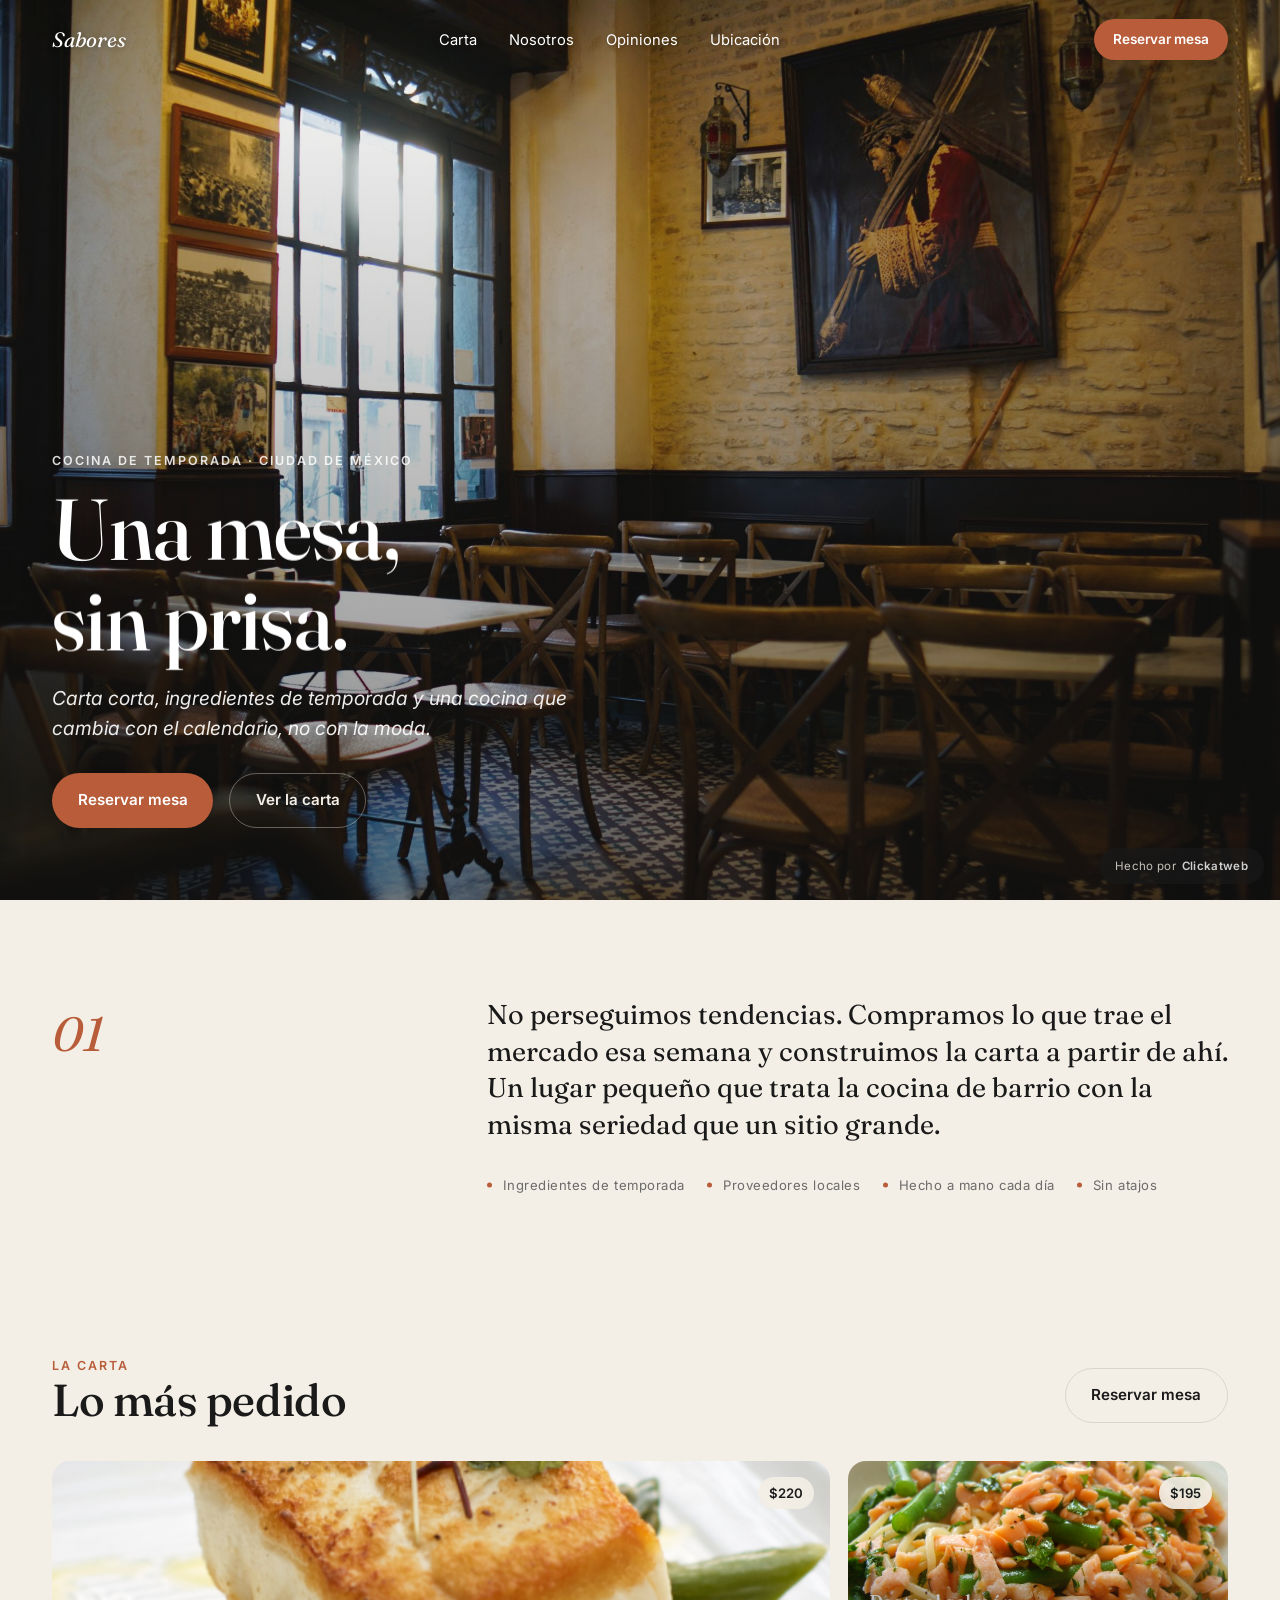
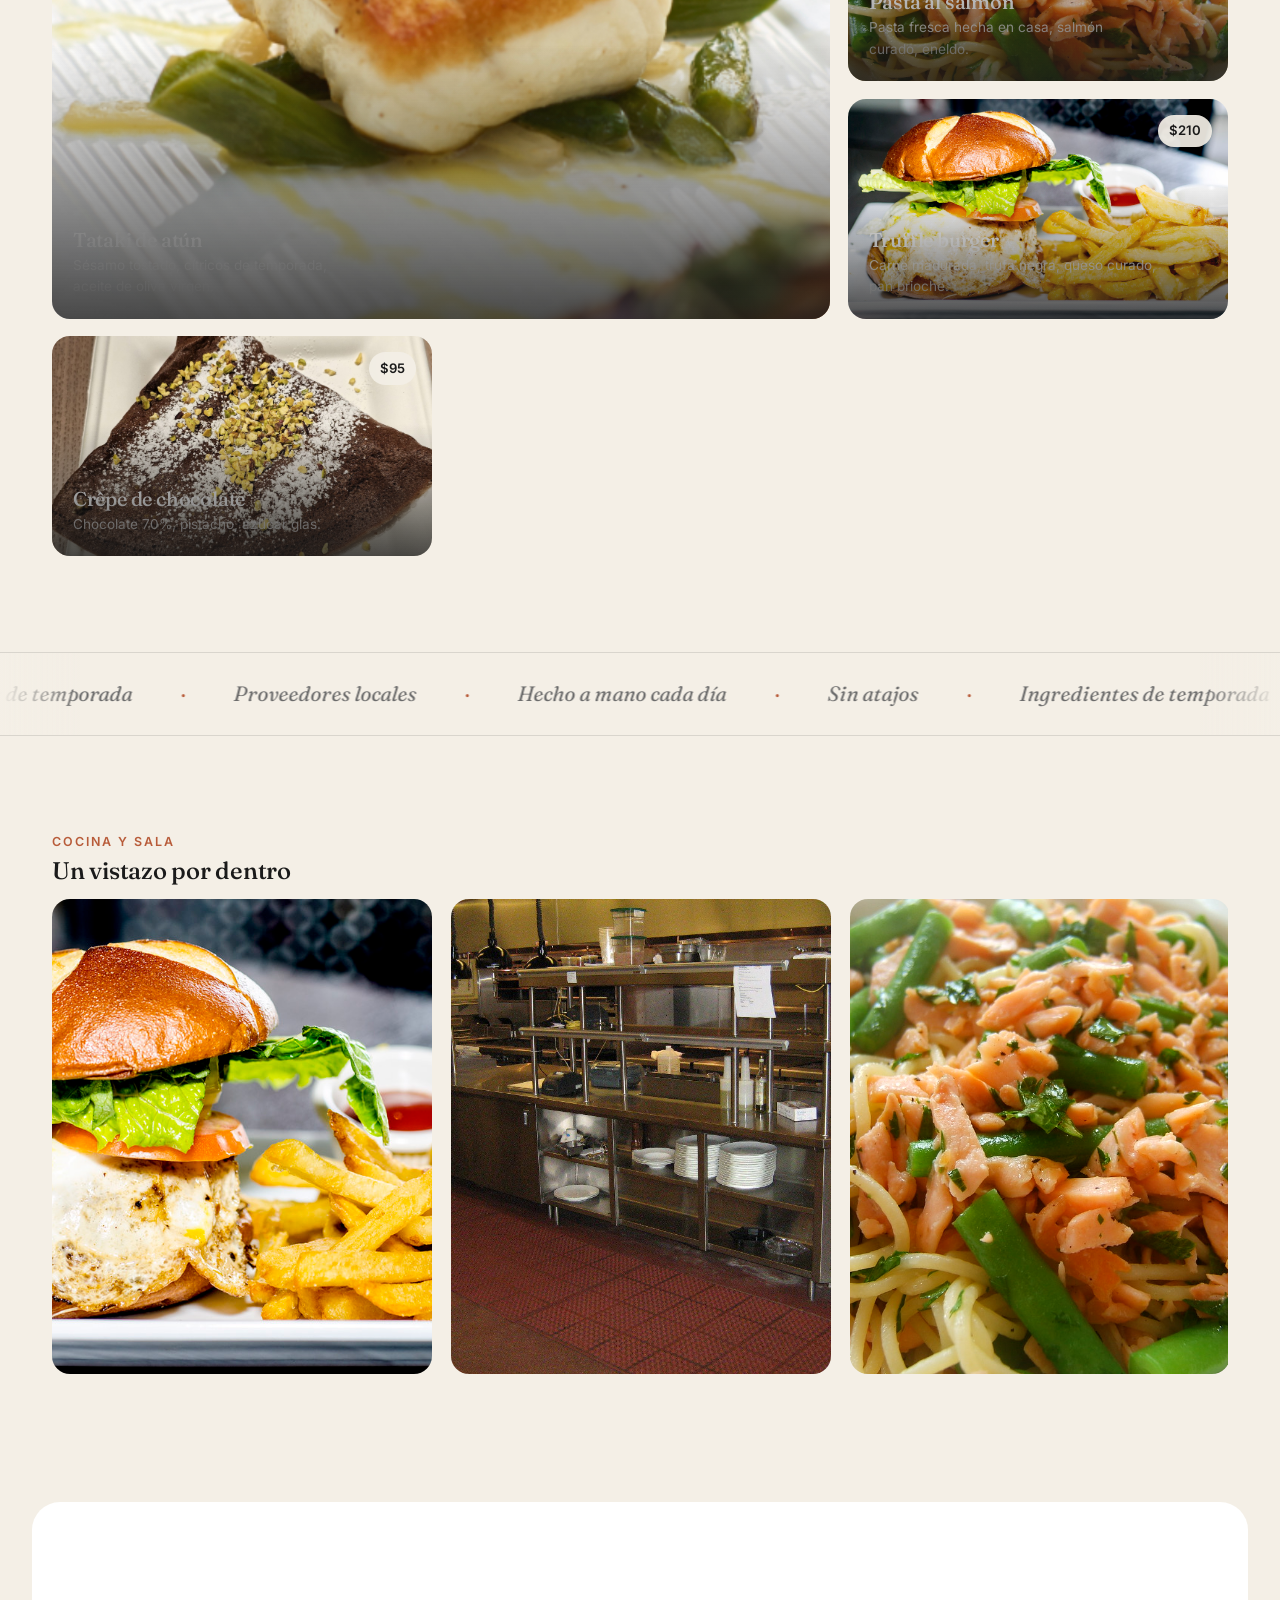
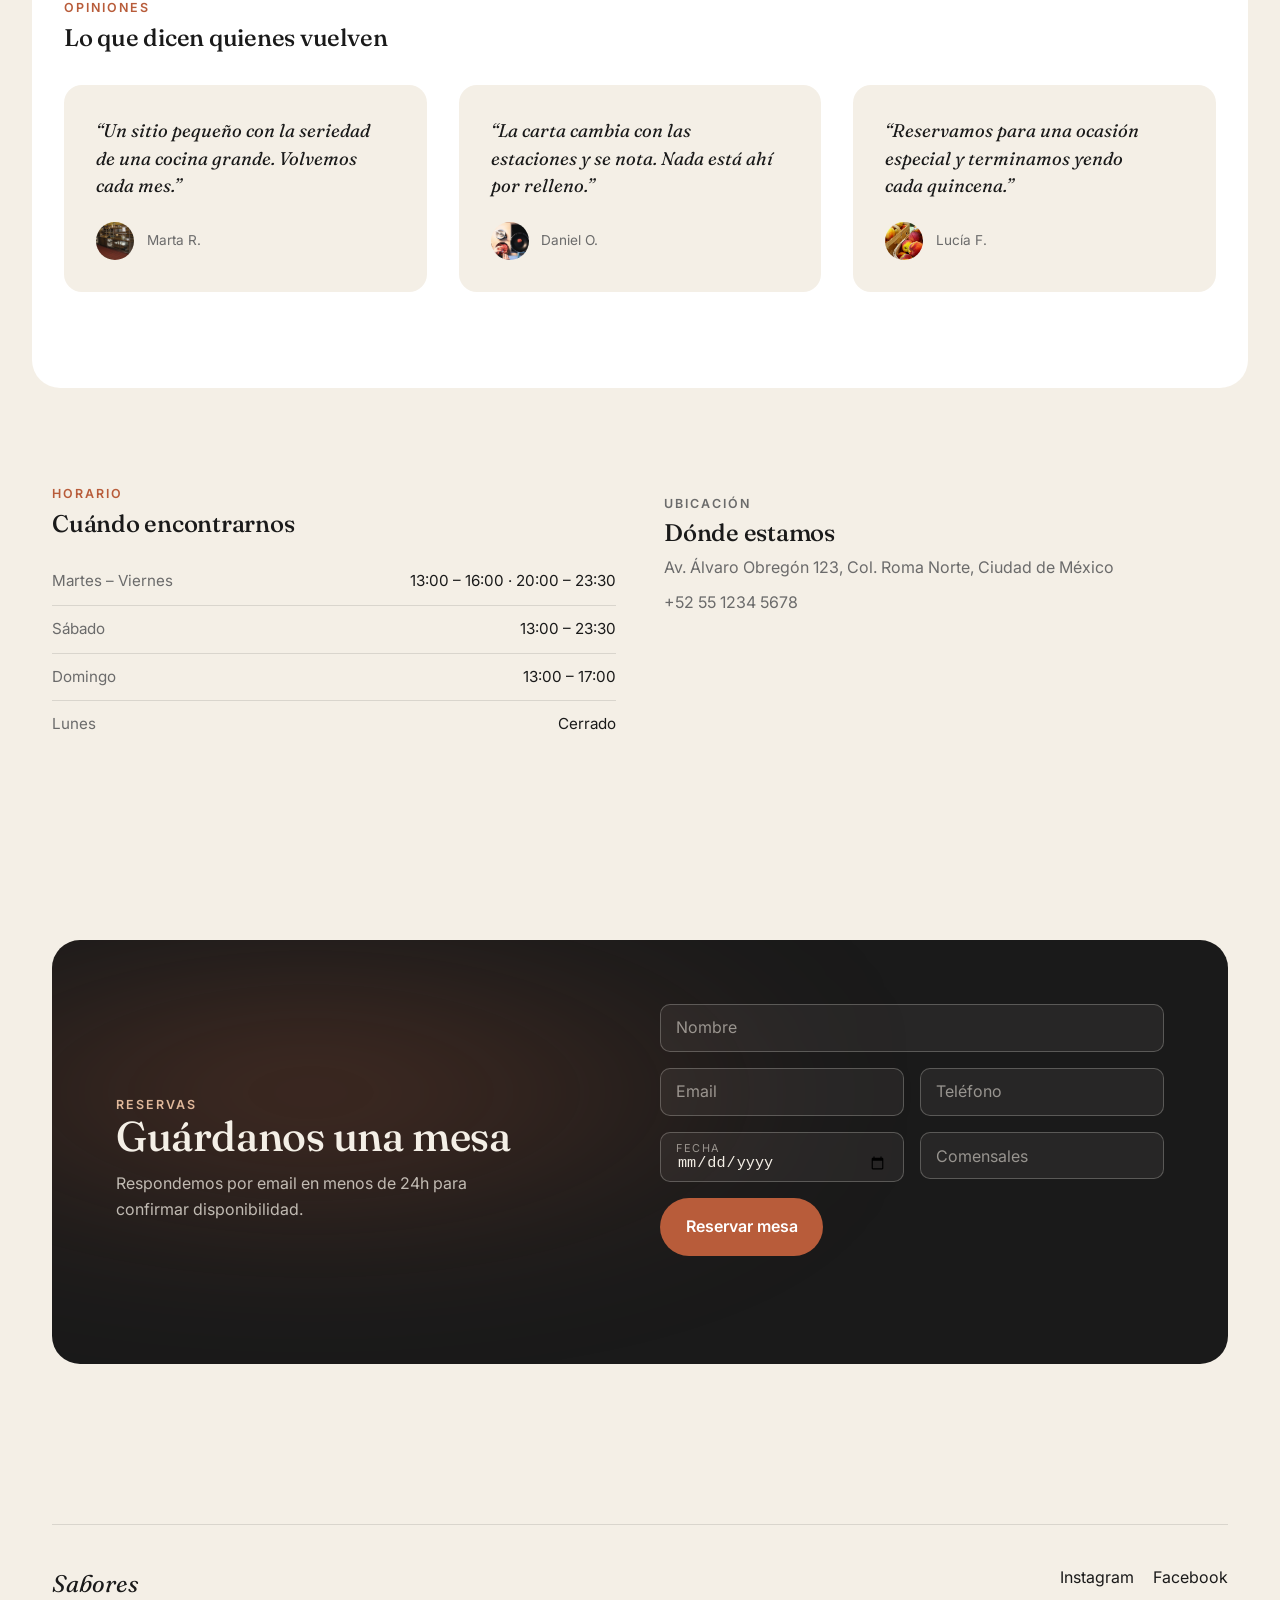
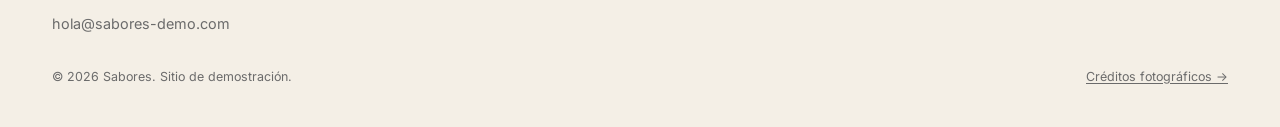
<file: index.html>
<!doctype html>
<html lang="es">
<head>
  <meta charset="utf-8">
  <meta name="viewport" content="width=device-width, initial-scale=1">
  <title>Sabores · Cocina de temporada</title>
  <meta name="description" content="Sabores — restaurante de cocina de temporada en Ciudad de México. Carta que cambia con las estaciones, ingredientes locales, reservas online.">

  <link rel="preconnect" href="https://fonts.googleapis.com">
  <link rel="preconnect" href="https://fonts.gstatic.com" crossorigin>
  <link rel="stylesheet" href="https://fonts.googleapis.com/css2?family=Fraunces:ital,opsz,wght@0,9..144,400;0,9..144,500;1,9..144,500&family=Inter:wght@300;400;500;600&display=swap">

  <link rel="preload" as="image" href="assets/img/hero.jpg" fetchpriority="high">
  <link rel="stylesheet" href="styles.css?v=20260816a">
</head>
<body>
  <a class="skip-link" href="#main">Saltar al contenido</a>

  <div class="cursor" data-cursor-root aria-hidden="true">
    <span class="cursor-dot"></span>
    <span class="cursor-ring"></span>
  </div>

  <header class="nav">
    <div class="container nav-inner">
      <a href="#hero" class="nav-brand">Sabores</a>
      <ul class="nav-links">
        <li><a class="nav-link" href="#carta">Carta</a></li>
        <li><a class="nav-link" href="#nosotros">Nosotros</a></li>
        <li><a class="nav-link" href="#opiniones">Opiniones</a></li>
        <li><a class="nav-link" href="#info">Ubicación</a></li>
      </ul>
      <a class="btn btn-primary nav-cta" href="#reservar">Reservar mesa</a>
      <button class="nav-burger" data-nav-burger aria-label="Abrir menú" aria-controls="nav-mobile">
        <span></span>
      </button>
    </div>
  </header>

  <div class="nav-mobile" id="nav-mobile" data-nav-mobile aria-hidden="true">
    <ul>
      <li><a href="#carta">Carta</a></li>
      <li><a href="#nosotros">Nosotros</a></li>
      <li><a href="#opiniones">Opiniones</a></li>
      <li><a href="#info">Ubicación</a></li>
      <li><a href="#reservar">Reservar</a></li>
    </ul>
  </div>

  <main id="main">

    <section class="hero" id="hero">
      <div class="hero-bg"><img src="assets/img/hero.jpg" alt="Interior cálido del restaurante Sabores" fetchpriority="high" loading="eager" decoding="sync"></div>
      <div class="hero-overlay" aria-hidden="true"></div>
      <div class="container hero-content">
        <p class="kicker">Cocina de temporada · Ciudad de México</p>
        <h1 class="hero-title reveal" data-split>Una mesa,<br>sin prisa.</h1>
        <p class="hero-sub">Carta corta, ingredientes de temporada y una cocina que cambia con el calendario, no con la moda.</p>
        <div class="hero-actions">
          <a class="btn btn-primary" href="#reservar">Reservar mesa</a>
          <a class="btn btn-ghost" href="#carta" style="color:#f4efe6;border-color:rgba(244,239,230,0.35)">Ver la carta</a>
        </div>
      </div>
    </section>

    <section class="manifesto" id="nosotros">
      <div class="container manifesto-grid">
        <div class="manifesto-num" data-reveal>01</div>
        <div class="manifesto-text" data-reveal>
          <p>No perseguimos tendencias. Compramos lo que trae el mercado esa semana y construimos la carta a partir de ahí. Un lugar pequeño que trata la cocina de barrio con la misma seriedad que un sitio grande.</p>
          <div class="manifesto-values" data-marquee-values></div>
        </div>
      </div>
    </section>

    <section class="menu-section" id="carta">
      <div class="container">
        <div class="section-head">
          <div>
            <p class="kicker">La carta</p>
            <h2>Lo más pedido</h2>
          </div>
          <a class="btn btn-ghost" href="#reservar">Reservar mesa</a>
        </div>
        <div class="bento" data-menu></div>
      </div>
    </section>

    <div class="marquee" aria-hidden="true">
      <div class="marquee-track" data-marquee></div>
    </div>

    <section class="gallery">
      <div class="container">
        <p class="kicker">Cocina y sala</p>
        <h2 style="margin-top:.4rem">Un vistazo por dentro</h2>
      </div>
      <div class="container">
        <div class="gallery-track" data-gallery></div>
      </div>
    </section>

    <section class="testimonials" id="opiniones">
      <div class="container">
        <p class="kicker">Opiniones</p>
        <h2 style="margin-top:.4rem;margin-bottom:2.2rem">Lo que dicen quienes vuelven</h2>
        <div class="testi-grid" data-testimonials></div>
      </div>
    </section>

    <section class="info-section" id="info">
      <div class="container info-grid">
        <div>
          <p class="kicker">Horario</p>
          <h2 style="margin-top:.4rem">Cuándo encontrarnos</h2>
          <ul class="hours-list" data-hours></ul>
        </div>
        <div class="info-address">
          <p class="kicker">Ubicación</p>
          <h2 style="margin-top:.4rem">Dónde estamos</h2>
          <p data-address></p>
          <p data-phone></p>
        </div>
      </div>
    </section>

    <section class="reserve-section" id="reservar">
      <div class="container">
        <div class="reserve-box">
          <div class="reserve-grid">
            <div>
              <p class="kicker" style="color:#e0b89a">Reservas</p>
              <h2>Guárdanos una mesa</h2>
              <p>Respondemos por email en menos de 24h para confirmar disponibilidad.</p>
            </div>
            <div>
              <form class="cta-form" data-contact-form novalidate>
                <div class="field">
                  <input type="text" name="name" id="f-name" required placeholder=" ">
                  <label for="f-name">Nombre</label>
                </div>
                <div class="field-row">
                  <div class="field">
                    <input type="email" name="email" id="f-email" required placeholder=" ">
                    <label for="f-email">Email</label>
                  </div>
                  <div class="field">
                    <input type="tel" name="phone" id="f-phone" required placeholder=" ">
                    <label for="f-phone">Teléfono</label>
                  </div>
                </div>
                <div class="field-row">
                  <div class="field">
                    <input type="date" name="date" id="f-date" required placeholder=" ">
                    <label for="f-date">Fecha</label>
                  </div>
                  <div class="field">
                    <input type="number" name="guests" id="f-guests" min="1" max="20" required placeholder=" ">
                    <label for="f-guests">Comensales</label>
                  </div>
                </div>
                <button type="submit" class="cta-submit">
                  <span class="cta-form-label">Reservar mesa</span>
                  <span class="cta-form-spinner"></span>
                </button>
              </form>
              <div class="cta-success" data-contact-success aria-hidden="true">
                <h3>¡Reserva recibida!</h3>
                <p data-contact-success-msg></p>
              </div>
            </div>
          </div>
        </div>
      </div>
    </section>

  </main>

  <div class="watermark" aria-hidden="true">Hecho por <strong>Clickatweb</strong></div>

  <footer class="footer">
    <div class="container">
      <div class="footer-grid">
        <div>
          <p class="footer-brand">Sabores</p>
          <p style="margin-top:.5rem;color:var(--ink-mute);font-size:.9rem" data-email></p>
        </div>
        <ul class="footer-social" data-social></ul>
      </div>
      <div class="container footer-bottom" style="padding-inline:0">
        <span>© 2026 Sabores. Sitio de demostración.</span>
        <a href="creditos.html">Créditos fotográficos →</a>
      </div>
    </div>
  </footer>

  <script defer src="lib/gsap.min.js"></script>
  <script defer src="lib/ScrollTrigger.min.js"></script>
  <script defer src="lib/manifest.js"></script>
  <script defer src="main.js?v=20260816a"></script>
  <script defer>
    document.addEventListener("DOMContentLoaded", function () {
      var b = (window.__BRAND__ || {});
      var addr = document.querySelector("[data-address]");
      var phone = document.querySelector("[data-phone]");
      var email = document.querySelector("[data-email]");
      if (addr && b.contact) addr.textContent = b.contact.address;
      if (phone && b.contact) phone.textContent = b.contact.phone;
      if (email && b.contact) email.textContent = b.contact.email;
    });
  </script>
</body>
</html>
</file>
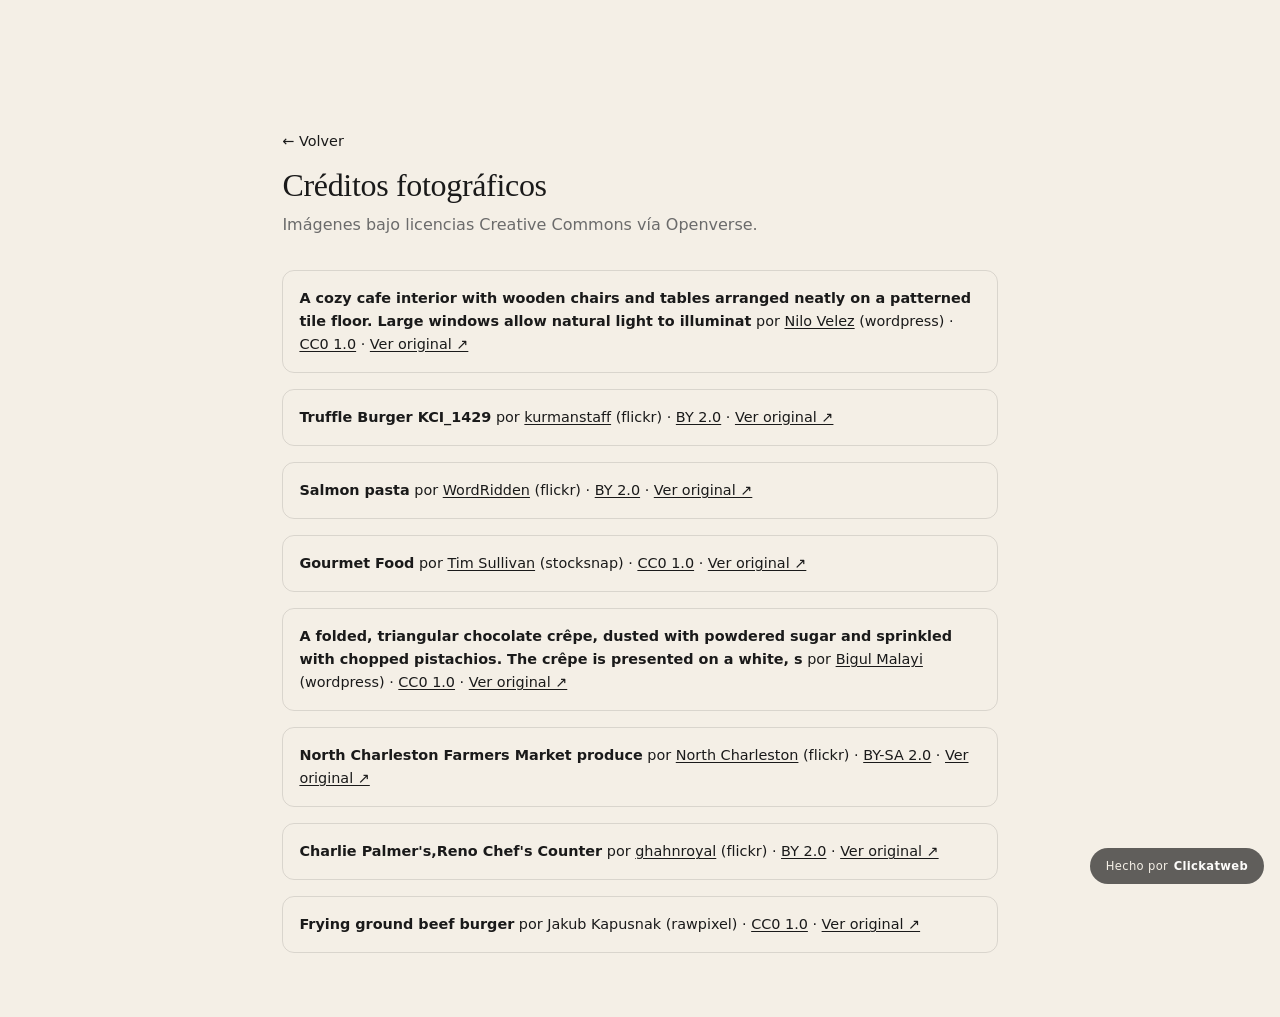
<file: creditos.html>
<!doctype html>
<html lang="es">
<head>
  <meta charset="utf-8">
  <meta name="viewport" content="width=device-width, initial-scale=1">
  <title>Créditos fotográficos · Sabores</title>
  <link rel="stylesheet" href="styles.css?v=20260816a">
  <style>
    .page-credits main { max-width: 760px; margin-inline: auto; padding: 8rem 1.4rem 4rem; }
    .credits-list { list-style: none; padding: 0; margin-top: 2rem; display: flex; flex-direction: column; gap: 1rem; }
    .credits-list li { padding: 1rem; border: 1px solid var(--line); border-radius: 12px; font-size: .9rem; }
    .credits-list a { text-decoration: underline; text-underline-offset: 2px; }
    .back-link { display: inline-block; margin-bottom: 1rem; font-size: .9rem; }
  </style>
</head>
<body class="page-credits">
  <main>
    <a class="back-link" href="index.html">← Volver</a>
    <h1>Créditos fotográficos</h1>
    <p style="margin-top:.6rem;color:var(--ink-mute)">Imágenes bajo licencias Creative Commons vía <a href="https://openverse.org" target="_blank" rel="noopener">Openverse</a>.</p>
    <ul class="credits-list" data-credits></ul>
  </main>
  <div class="watermark" aria-hidden="true">Hecho por <strong>Clickatweb</strong></div>
  <script defer src="lib/credits-render.js?v=20260816a"></script>
</body>
</html>
</file>
<file: styles.css>
/* =============================================================
   1. Tokens
   ============================================================= */
:root {
  --bg:        #f4efe6;
  --bg-2:      #e8dfd0;
  --paper:     #ffffff;
  --ink:       #1a1a1a;
  --ink-soft:  #2a2a2a;
  --ink-mute:  #6b6b6b;
  --accent:    #b85c3a;
  --accent-2:  #4a5d3a;
  --line:      rgba(26,26,26,0.12);

  --serif: "Fraunces", "Georgia", serif;
  --sans:  "Inter", -apple-system, BlinkMacSystemFont, "Segoe UI", system-ui, sans-serif;

  --ease-out:  cubic-bezier(0.16, 1, 0.3, 1);
  --ease-in:   cubic-bezier(0.7, 0, 0.84, 0);
  --ease-soft: cubic-bezier(0.25, 0.46, 0.45, 0.94);
}

@property --mesh-x { syntax: "<percentage>"; inherits: false; initial-value: 30%; }
@property --mesh-y { syntax: "<percentage>"; inherits: false; initial-value: 40%; }

/* =============================================================
   2. Reset & base
   ============================================================= */
*, *::before, *::after { box-sizing: border-box; margin: 0; }
html { -webkit-text-size-adjust: 100%; tab-size: 2; scroll-behavior: smooth; overflow-x: clip; }
@media (prefers-reduced-motion: reduce) { html { scroll-behavior: auto; } }

body {
  font-family: var(--sans);
  font-size: 16px;
  line-height: 1.6;
  background: var(--bg);
  color: var(--ink);
  -webkit-font-smoothing: antialiased;
  -moz-osx-font-smoothing: grayscale;
  text-rendering: optimizeLegibility;
  overflow-x: clip;
  overscroll-behavior-y: none;
}

img, svg, video { display: block; max-width: 100%; }
img { height: auto; }
button { font: inherit; color: inherit; cursor: pointer; border: 0; background: none; }
a { color: inherit; text-decoration: none; }
p { text-wrap: pretty; }
h1, h2, h3, h4 { text-wrap: balance; line-height: 1.05; letter-spacing: -0.01em; font-family: var(--serif); font-weight: 500; }
em { font-style: italic; }
::selection { background: var(--accent); color: var(--paper); }

:focus-visible { outline: 2px solid var(--accent); outline-offset: 3px; border-radius: 4px; }

.skip-link {
  position: fixed; top: -100px; left: 1rem; z-index: 9999;
  padding: .6rem 1rem; background: var(--ink); color: var(--paper);
  border-radius: 8px; font-weight: 500;
}
.skip-link:focus { top: 1rem; }

/* =============================================================
   3. Utilities
   ============================================================= */
.container { width: 100%; max-width: 1240px; margin-inline: auto; padding-inline: 1.4rem; }
.sr-only { position: absolute; width: 1px; height: 1px; overflow: hidden; clip: rect(0 0 0 0); }
.kicker {
  font-family: var(--sans); font-size: .78rem; font-weight: 600;
  letter-spacing: .16em; text-transform: uppercase; color: var(--accent);
}
.btn {
  display: inline-flex; align-items: center; gap: .5rem;
  padding: .9rem 1.6rem; border-radius: 999px;
  font-weight: 600; font-size: .95rem;
  box-shadow: 0 4px 14px rgba(26,26,26,0.08), 0 1px 3px rgba(26,26,26,0.06);
  transition: transform .45s var(--ease-soft), box-shadow .45s var(--ease-soft), background .3s;
}
.btn:hover { transform: translateY(-4px); box-shadow: 0 22px 50px rgba(26,26,26,0.16), 0 10px 22px rgba(184,92,58,0.18); }
.btn:active { transform: translateY(-1px); transition-duration: .12s; }
.btn-primary { background: var(--accent); color: var(--paper); }
.btn-ghost { background: transparent; color: var(--ink); border: 1px solid var(--line); box-shadow: none; }
.btn-ghost:hover { box-shadow: 0 14px 30px rgba(26,26,26,0.1); }

/* =============================================================
   4. Reveal & split-text
   ============================================================= */
[data-reveal] { opacity: 0; transform: translateY(36px); transition: opacity .8s var(--ease-soft), transform .8s var(--ease-soft); }
[data-reveal].is-revealed { opacity: 1; transform: none; }
.reveal[data-split] { opacity: 1; transform: none; }
.split-word, .split-char { display: inline-block; will-change: transform, opacity; }

/* =============================================================
   5. Cursor
   ============================================================= */
.cursor { position: fixed; top: 0; left: 0; pointer-events: none; z-index: 9999; display: none; opacity: 0; transition: opacity .25s var(--ease-out); }
.cursor.is-ready { opacity: 1; }
@media (hover: hover) and (pointer: fine) { .cursor { display: block; } }
.cursor-dot, .cursor-ring { position: fixed; top: 0; left: 0; pointer-events: none; will-change: transform; }
/* Dark fill + light halo reads on both cream sections and dark photos — no mix-blend-mode (it forces a full-screen recomposite every frame and was the cause of the cursor-tracking lag). */
.cursor-dot { width: 5px; height: 5px; margin: -2.5px; background: var(--ink); border-radius: 50%; box-shadow: 0 0 0 1.5px rgba(244,239,230,0.85); }
.cursor-ring { width: 32px; height: 32px; margin: -16px; border: 1.5px solid var(--ink); border-radius: 50%; box-shadow: 0 0 0 1px rgba(244,239,230,0.7); transition: width .35s var(--ease-out), height .35s var(--ease-out), margin .35s var(--ease-out); }
.cursor.is-interactive .cursor-ring { width: 48px; height: 48px; margin: -24px; }
.has-cursor, .has-cursor a, .has-cursor button { cursor: none; }

/* =============================================================
   6. Nav
   ============================================================= */
.nav {
  position: fixed; top: 0; inset-inline: 0; z-index: 100;
  padding-block: 1.2rem;
  transition: background-color .4s var(--ease-out), backdrop-filter .4s var(--ease-out), box-shadow .4s var(--ease-out), padding .4s var(--ease-out);
}
.nav.is-scrolled { background: rgba(244,239,230,0.92); backdrop-filter: blur(12px); -webkit-backdrop-filter: blur(12px); box-shadow: 0 1px 0 var(--line); padding-block: .8rem; }
.nav-inner { display: flex; align-items: center; justify-content: space-between; gap: 1rem; }
.nav-brand { font-family: var(--serif); font-size: 1.3rem; font-style: italic; color: var(--paper); text-shadow: 0 1px 6px rgba(0,0,0,0.35); transition: color .4s var(--ease-out), text-shadow .4s var(--ease-out); }
.nav.is-scrolled .nav-brand { color: var(--ink); text-shadow: none; }
.nav-links { display: none; gap: 2rem; list-style: none; padding: 0; }
@media (min-width: 960px) { .nav-links { display: flex; } }
.nav-link { position: relative; font-size: .92rem; padding: .25rem 0; color: var(--paper); text-shadow: 0 1px 6px rgba(0,0,0,0.35); transition: color .4s var(--ease-out), text-shadow .4s var(--ease-out); }
.nav.is-scrolled .nav-link { color: var(--ink); text-shadow: none; }
.nav-link::after { content: ""; position: absolute; left: 0; right: 0; bottom: -3px; height: 1px; background: currentColor; transform: scaleX(0); transform-origin: right; transition: transform .45s var(--ease-soft); }
.nav-link:hover::after { transform: scaleX(1); transform-origin: left; }
.nav-cta { display: none; }
@media (min-width: 720px) { .nav-cta { display: inline-flex; padding: .6rem 1.2rem; font-size: .85rem; } }
.nav-burger { display: grid; place-items: center; width: 40px; height: 40px; }
@media (min-width: 960px) { .nav-burger { display: none; } }
.nav-burger span, .nav-burger span::before, .nav-burger span::after {
  content: ""; display: block; width: 20px; height: 1.5px; background: var(--paper); position: relative; transition: transform .3s, background .4s;
  filter: drop-shadow(0 1px 3px rgba(0,0,0,0.35));
}
.nav.is-scrolled .nav-burger span, .nav.is-scrolled .nav-burger span::before, .nav.is-scrolled .nav-burger span::after { background: var(--ink); filter: none; }
.nav-burger span::before { position: absolute; top: -6px; }
.nav-burger span::after { position: absolute; top: 6px; }

.nav-mobile {
  position: fixed; inset: 0; z-index: 90;
  background: var(--bg); color: var(--ink);
  display: grid; place-items: center;
  clip-path: inset(0 0 100% 0);
  transition: clip-path .65s var(--ease-soft);
}
.nav-mobile[aria-hidden="false"] { clip-path: inset(0); }
.nav-mobile ul { list-style: none; padding: 0; display: flex; flex-direction: column; gap: 1.6rem; text-align: center; }
.nav-mobile a { font-family: var(--serif); font-size: 2rem; }

/* =============================================================
   7. Hero
   ============================================================= */
.hero { position: relative; min-height: 100svh; display: flex; align-items: flex-end; overflow: hidden; }
.hero-bg { position: absolute; inset: 0; z-index: -2; }
.hero-bg img { width: 100%; height: 100%; object-fit: cover; }
.hero-overlay { position: absolute; inset: 0; z-index: -1; background: linear-gradient(180deg, rgba(244,239,230,0.05) 0%, rgba(26,26,26,0.55) 100%); }
.hero-content { position: relative; padding-block: 3rem 4.5rem; width: 100%; color: var(--paper); }
.hero-content .kicker { color: var(--paper); opacity: .85; }
.hero-title { font-size: clamp(2.6rem, 7vw, 5.4rem); max-width: 16ch; margin-block: .8rem 1.1rem; }
.hero-sub { font-size: clamp(1rem, 1.6vw, 1.2rem); max-width: 46ch; opacity: .92; font-style: italic; margin-bottom: 1.8rem; }
.hero-actions { display: flex; gap: 1rem; flex-wrap: wrap; }

/* =============================================================
   8. Manifesto
   ============================================================= */
.manifesto { padding-block: 6rem; }
.manifesto-grid { display: grid; gap: 2rem; }
@media (min-width: 720px) { .manifesto-grid { grid-template-columns: .8fr 1.6fr; gap: 4rem; align-items: start; } }
.manifesto-num { font-family: var(--serif); font-size: 3rem; font-style: italic; color: var(--accent); }
.manifesto-text p { font-size: clamp(1.2rem, 2.2vw, 1.7rem); font-family: var(--serif); line-height: 1.35; }
.manifesto-values { display: flex; flex-wrap: wrap; gap: .7rem 1.4rem; margin-top: 2rem; }
.manifesto-values span { font-size: .82rem; letter-spacing: .04em; color: var(--ink-mute); position: relative; padding-left: 1rem; }
.manifesto-values span::before { content: ""; position: absolute; left: 0; top: 50%; width: 5px; height: 5px; border-radius: 50%; background: var(--accent); transform: translateY(-50%); }

/* =============================================================
   9. Bento (menu highlights) — signature effect
   ============================================================= */
.menu-section { padding-block: 4rem 6rem; }
.section-head { display: flex; justify-content: space-between; align-items: flex-end; gap: 1rem; margin-bottom: 2.4rem; flex-wrap: wrap; }
.section-head h2 { font-size: clamp(1.9rem, 4vw, 2.8rem); }
.bento { display: grid; grid-template-columns: 1fr; gap: 1.1rem; }
@media (min-width: 720px) { .bento { grid-template-columns: repeat(2, 1fr); } }
@media (min-width: 1024px) {
  .bento { grid-template-columns: repeat(6, 1fr); grid-auto-rows: 220px; }
  .bento .card:nth-child(1) { grid-column: span 4; grid-row: span 2; }
  .bento .card:nth-child(2) { grid-column: span 2; grid-row: span 1; }
  .bento .card:nth-child(3) { grid-column: span 2; grid-row: span 1; }
  .bento .card:nth-child(4) { grid-column: span 2; grid-row: span 1; }
}
.card {
  position: relative; border-radius: 18px; overflow: hidden; isolation: isolate;
  min-height: 220px;
  transform: perspective(900px) rotateX(var(--rx, 0deg)) rotateY(var(--ry, 0deg));
  transform-style: preserve-3d;
  transition: transform .55s var(--ease-soft), box-shadow .5s var(--ease-soft);
}
.card.has-tilt:hover { transition-duration: .15s; }
.card-img { position: absolute; inset: 0; z-index: -1; }
.card-img img { width: 100%; height: 100%; object-fit: cover; transition: transform .8s var(--ease-soft), filter .55s; }
.card:hover .card-img img { transform: scale(1.12); filter: saturate(1.15) brightness(1.03); }
.card:hover {
  box-shadow: 0 50px 100px -20px rgba(184,92,58,0.35), 0 30px 60px -15px rgba(26,26,26,0.35), 0 0 0 1px rgba(184,92,58,0.25);
}
.card::after { content: ""; position: absolute; inset: 0; background: linear-gradient(180deg, rgba(26,26,26,0) 40%, rgba(26,26,26,0.78) 100%); }
.card-meta { position: absolute; left: 0; right: 0; bottom: 0; padding: 1.3rem; color: var(--paper); transform: translateZ(40px); }
.card-meta h3 { font-size: 1.25rem; margin-bottom: .3rem; }
.card-meta p { font-size: .85rem; opacity: .85; max-width: 32ch; }
.card-price { position: absolute; top: 1rem; right: 1rem; background: rgba(244,239,230,0.92); color: var(--ink); font-weight: 600; font-size: .82rem; padding: .35rem .7rem; border-radius: 999px; }

/* =============================================================
   10. Marquee
   ============================================================= */
.marquee { overflow: hidden; position: relative; border-block: 1px solid var(--line); padding-block: 1.5rem; }
.marquee::before, .marquee::after { content: ""; position: absolute; top: 0; bottom: 0; width: 80px; z-index: 2; pointer-events: none; }
.marquee::before { left: 0; background: linear-gradient(90deg, var(--bg), transparent); }
.marquee::after { right: 0; background: linear-gradient(270deg, var(--bg), transparent); }
.marquee-track { display: inline-flex; gap: 3rem; white-space: nowrap; will-change: transform; }
.marquee-track span { font-family: var(--serif); font-style: italic; font-size: 1.3rem; color: var(--ink-mute); }
.marquee-track span.dot { color: var(--accent); font-style: normal; }

/* =============================================================
   11. Gallery (horizontal scroll)
   ============================================================= */
.gallery { padding-block: 6rem; }
.gallery-track { display: flex; gap: 1.2rem; overflow-x: auto; overflow-y: visible; padding-block: 1rem 2rem; scroll-snap-type: x mandatory; -webkit-overflow-scrolling: touch; }
.gallery-item { flex: 0 0 auto; width: min(78vw, 380px); scroll-snap-align: start; border-radius: 18px; overflow: hidden; aspect-ratio: 4/5; }
.gallery-item img { width: 100%; height: 100%; object-fit: cover; transition: transform .8s var(--ease-soft); }
.gallery-item:hover img { transform: scale(1.08); }

/* =============================================================
   12. Testimonials
   ============================================================= */
.testimonials { padding-block: 6rem; background: var(--paper); border-radius: 28px; margin-inline: 1rem; }
@media (min-width: 720px) { .testimonials { margin-inline: 2rem; } }
.testi-grid { display: grid; gap: 2rem; }
@media (min-width: 860px) { .testi-grid { grid-template-columns: repeat(3, 1fr); } }
.testi-card { padding: 2rem; border-radius: 18px; background: var(--bg); }
.testi-quote { font-family: var(--serif); font-style: italic; font-size: 1.15rem; line-height: 1.5; margin-bottom: 1.4rem; }
.testi-author { display: flex; align-items: center; gap: .8rem; font-size: .85rem; color: var(--ink-mute); }
.testi-avatar { width: 38px; height: 38px; border-radius: 50%; overflow: hidden; }
.testi-avatar img { width: 100%; height: 100%; object-fit: cover; }

/* =============================================================
   13. Location / hours
   ============================================================= */
.info-section { padding-block: 6rem; }
.info-grid { display: grid; gap: 3rem; }
@media (min-width: 860px) { .info-grid { grid-template-columns: 1fr 1fr; } }
.hours-list { list-style: none; padding: 0; margin-top: 1.4rem; }
.hours-list li { display: flex; justify-content: space-between; gap: 1rem; padding: .7rem 0; border-bottom: 1px solid var(--line); font-size: .95rem; }
.hours-list li:last-child { border-bottom: 0; }
.hours-list .day { color: var(--ink-mute); }
.info-address p { margin-top: .6rem; color: var(--ink-mute); }

/* =============================================================
   14. Reservation form
   ============================================================= */
.reserve-section { padding-block: 6rem; }
.reserve-box { background: var(--ink); color: var(--bg); border-radius: 28px; padding: clamp(2rem, 5vw, 4rem); position: relative; overflow: hidden; isolation: isolate; }
.reserve-box::before {
  content: ""; position: absolute; inset: -20%; z-index: -1;
  background: radial-gradient(50% 40% at var(--mesh-x) var(--mesh-y), rgba(184,92,58,0.35), transparent 65%);
  filter: blur(80px); animation: meshShift 24s ease-in-out infinite;
}
@keyframes meshShift { 0%,100% { --mesh-x: 20%; --mesh-y: 30%; } 50% { --mesh-x: 75%; --mesh-y: 65%; } }
.reserve-grid { display: grid; gap: 2.5rem; }
@media (min-width: 860px) { .reserve-grid { grid-template-columns: 1fr 1fr; align-items: center; } }
.reserve-box h2 { color: var(--bg); font-size: clamp(1.9rem, 4vw, 2.6rem); }
.reserve-box p { color: rgba(244,239,230,0.75); margin-top: .8rem; max-width: 40ch; }

.cta-form { position: relative; display: flex; flex-direction: column; gap: 1rem; transition: opacity .55s var(--ease-out), transform .55s var(--ease-soft); }
.cta-form.is-sent { opacity: 0; transform: translateY(-12px); pointer-events: none; }
.field { position: relative; }
.field input, .field select {
  width: 100%; padding: 1.3rem 1rem .5rem; border: 1px solid rgba(244,239,230,0.25);
  background: rgba(244,239,230,0.06); color: var(--bg); border-radius: 10px; font-size: .95rem;
}
.field label { position: absolute; left: 1rem; top: 50%; transform: translateY(-50%); pointer-events: none; transition: all .25s var(--ease-out); color: rgba(244,239,230,0.55); }
.field input:focus + label, .field input:not(:placeholder-shown) + label { top: .5rem; transform: none; font-size: .68rem; letter-spacing: .14em; text-transform: uppercase; }
.field-row { display: grid; gap: 1rem; grid-template-columns: 1fr 1fr; }
.cta-submit { position: relative; background: var(--accent); color: var(--paper); padding: 1rem 1.6rem; border-radius: 999px; font-weight: 600; align-self: flex-start; }
.cta-submit .cta-form-label { transition: opacity .3s; }
.cta-form.is-sending .cta-form-label { opacity: 0; }
.cta-form-spinner, .cta-form-check { position: absolute; inset: 0; display: grid; place-items: center; opacity: 0; pointer-events: none; }
.cta-form.is-sending .cta-form-spinner { opacity: 1; }
.cta-form-spinner::after { content: ""; width: 16px; height: 16px; border: 1.5px solid rgba(255,255,255,0.35); border-top-color: var(--paper); border-radius: 50%; animation: spin .9s linear infinite; }
@keyframes spin { to { transform: rotate(360deg); } }

.cta-success { margin-top: 1rem; opacity: 0; transform: translateY(8px); transition: opacity .8s var(--ease-out), transform .8s var(--ease-soft); }
.cta-success.is-visible { opacity: 1; transform: none; }
.cta-success h3 { color: var(--bg); font-size: 1.3rem; }
.cta-success p { color: rgba(244,239,230,0.75); margin-top: .4rem; }

/* =============================================================
   15. Footer
   ============================================================= */
.footer { padding-block: 4rem 2.5rem; }
.footer-grid { display: flex; flex-wrap: wrap; justify-content: space-between; gap: 2rem; border-top: 1px solid var(--line); padding-top: 2.5rem; }
.footer-brand { font-family: var(--serif); font-style: italic; font-size: 1.5rem; }
.footer-social { display: flex; gap: 1.2rem; list-style: none; padding: 0; }
.footer-bottom { display: flex; justify-content: space-between; flex-wrap: wrap; gap: .6rem; margin-top: 2rem; font-size: .78rem; color: var(--ink-mute); }
.footer-bottom a { text-decoration: underline; text-underline-offset: 2px; }

/* =============================================================
   16. Watermark
   ============================================================= */
.watermark {
  position: fixed; right: 1rem; bottom: 1rem; z-index: 500;
  display: inline-flex; align-items: center; gap: .35rem;
  background: rgba(26,26,26,0.85); color: var(--bg);
  padding: .55rem 1rem; border-radius: 999px;
  font-size: .72rem; letter-spacing: .03em;
  opacity: .8; transition: opacity .3s var(--ease-out), transform .3s var(--ease-out);
  pointer-events: none;
}
.watermark strong { font-weight: 600; color: var(--paper); }
@media (max-width: 539px) { .watermark { right: .7rem; bottom: .7rem; padding: .45rem .8rem; font-size: .66rem; } }

/* =============================================================
   17. Responsive breakpoints (only these five)
   ============================================================= */
@media (min-width: 540px)  { }
@media (min-width: 720px)  { }
@media (min-width: 960px)  { }
@media (min-width: 1280px) { .container { padding-inline: 2rem; } }

/* =============================================================
   18. Reduced motion — only intrusive effects
   ============================================================= */
@media (prefers-reduced-motion: reduce) {
  .reserve-box::before { animation: none; }
}
</file>
